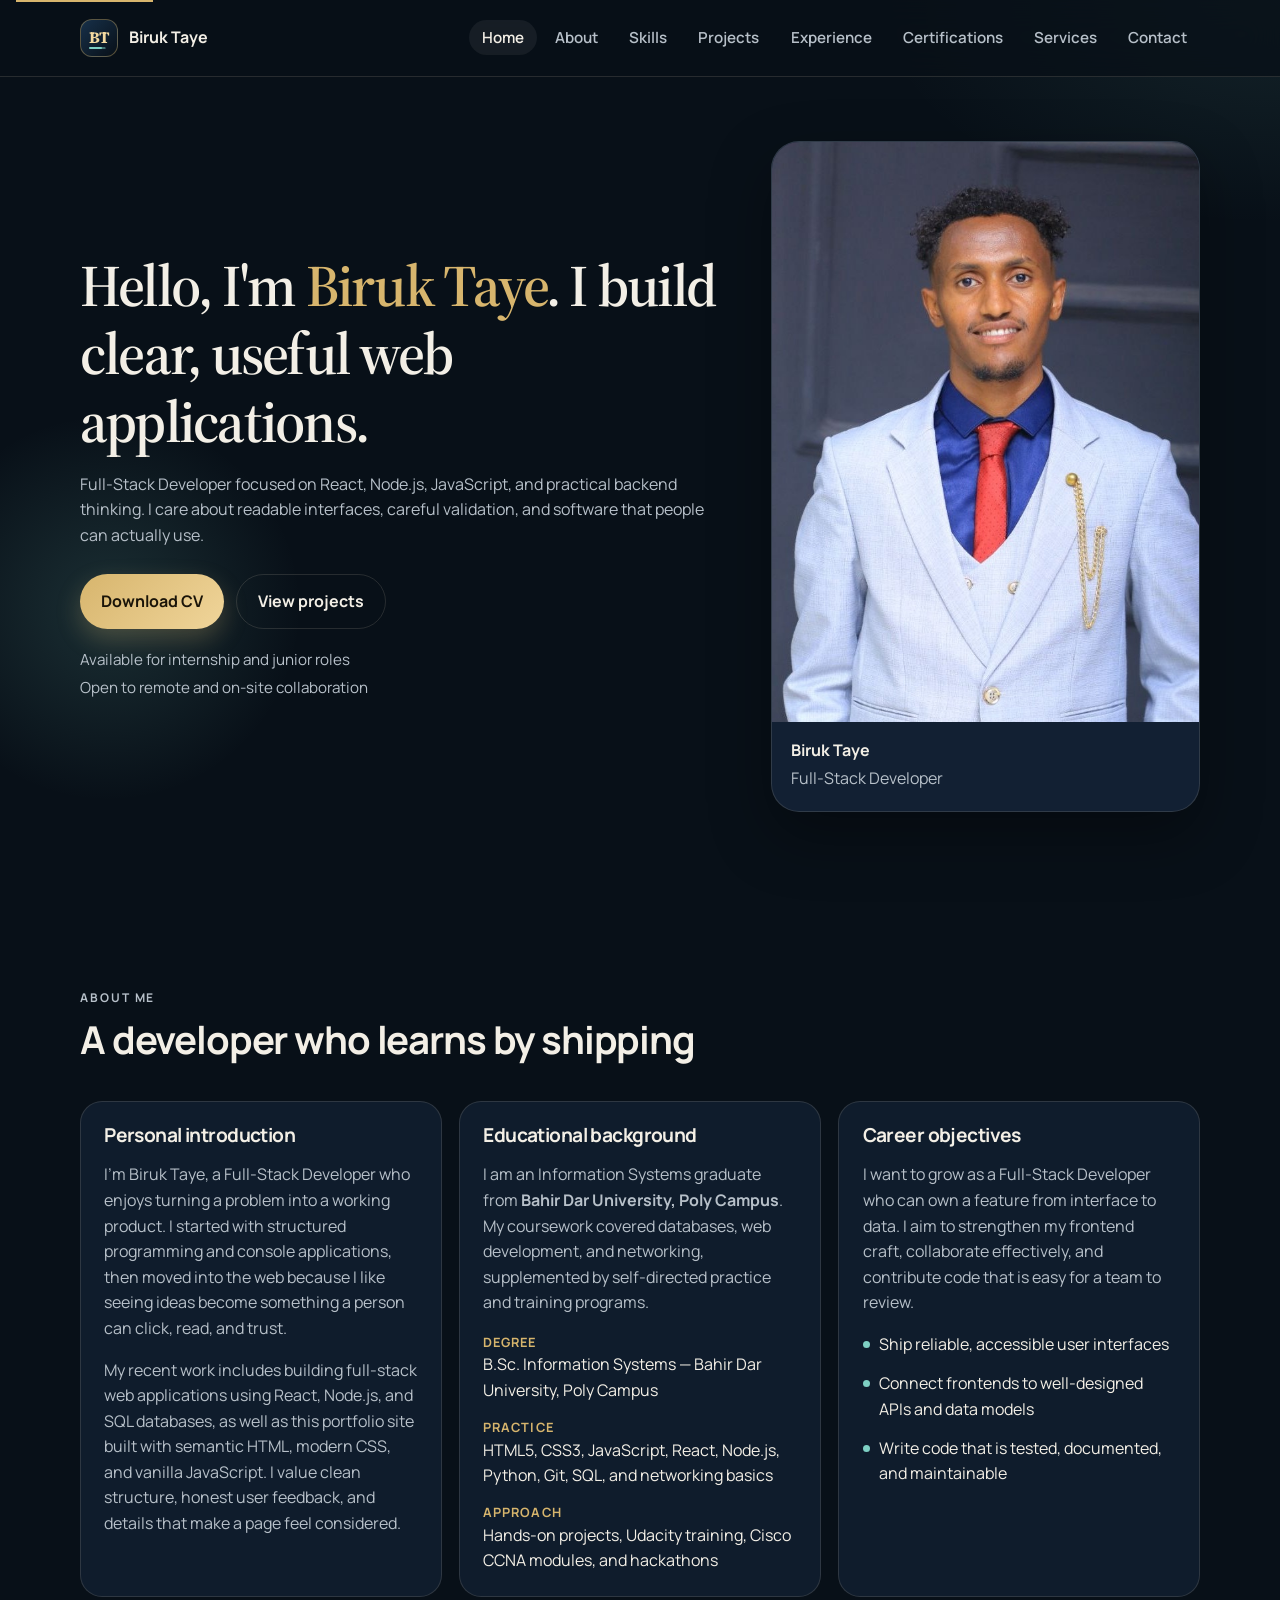
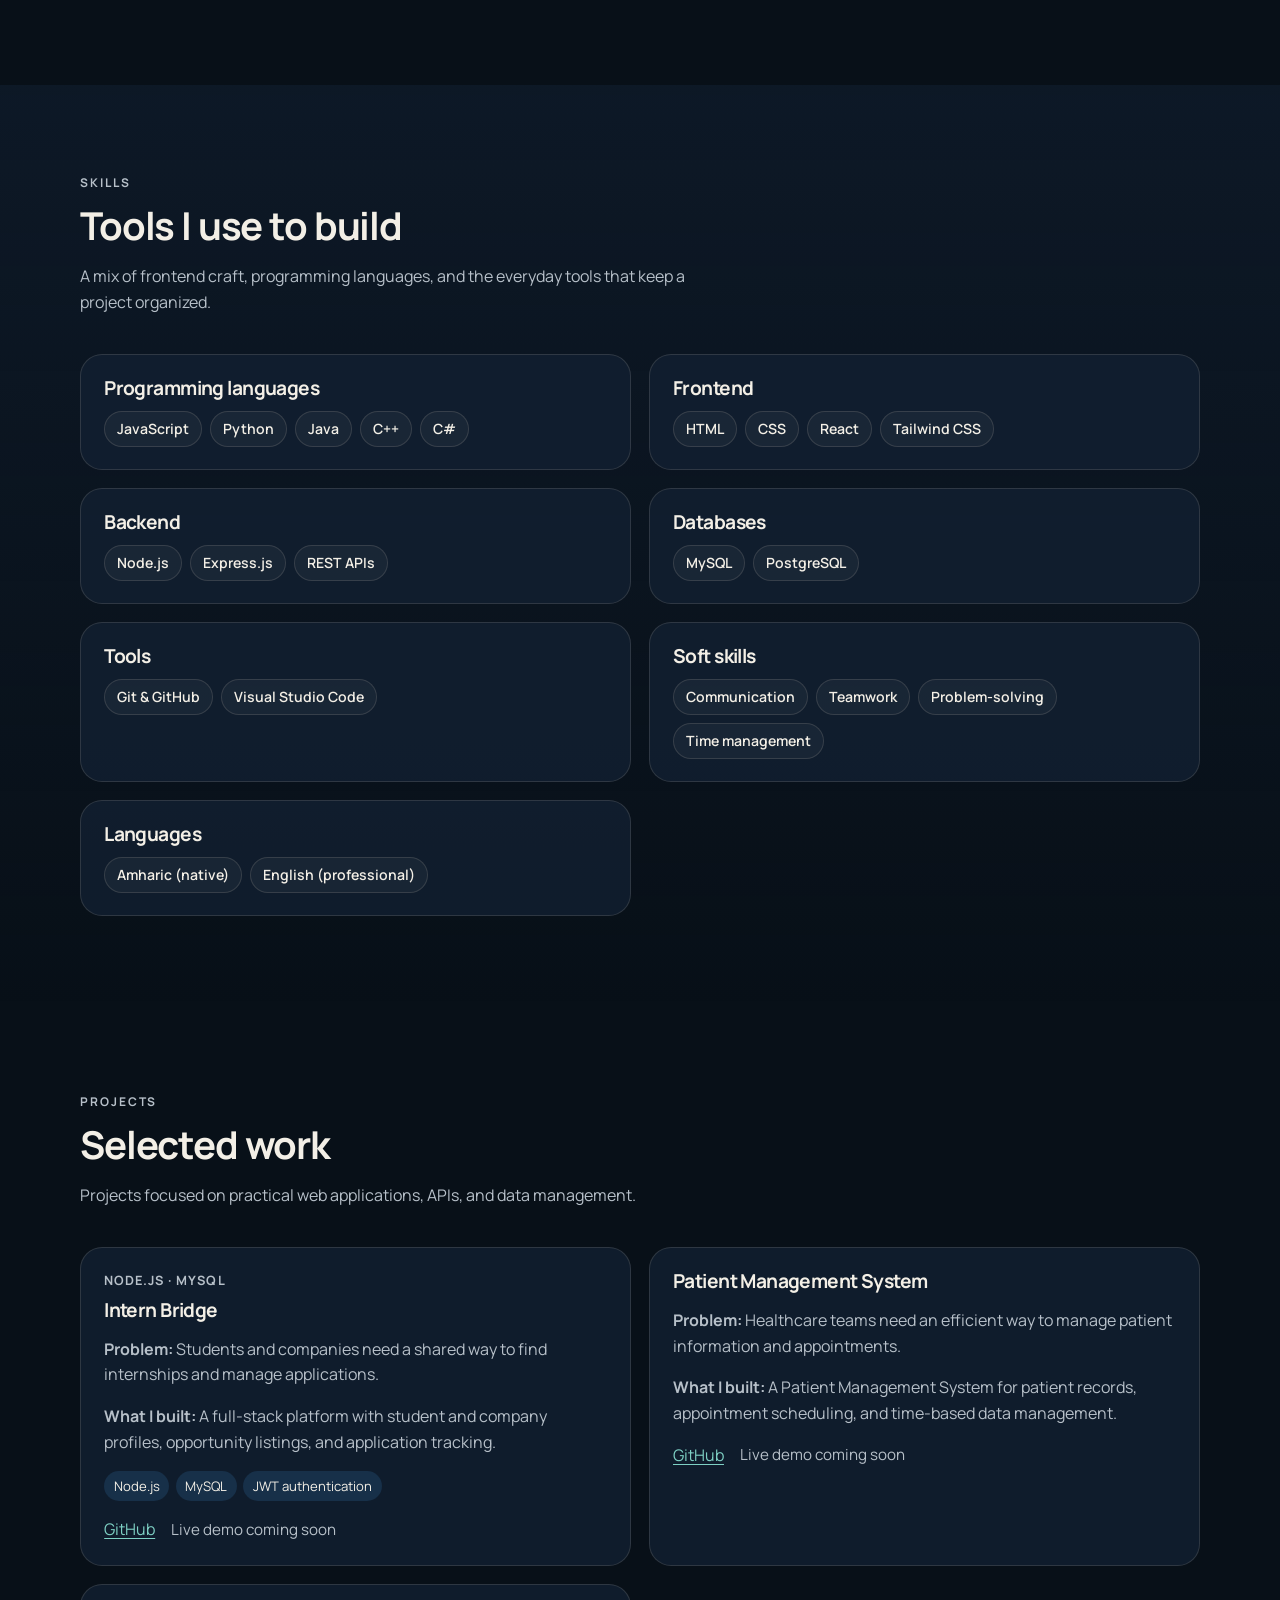
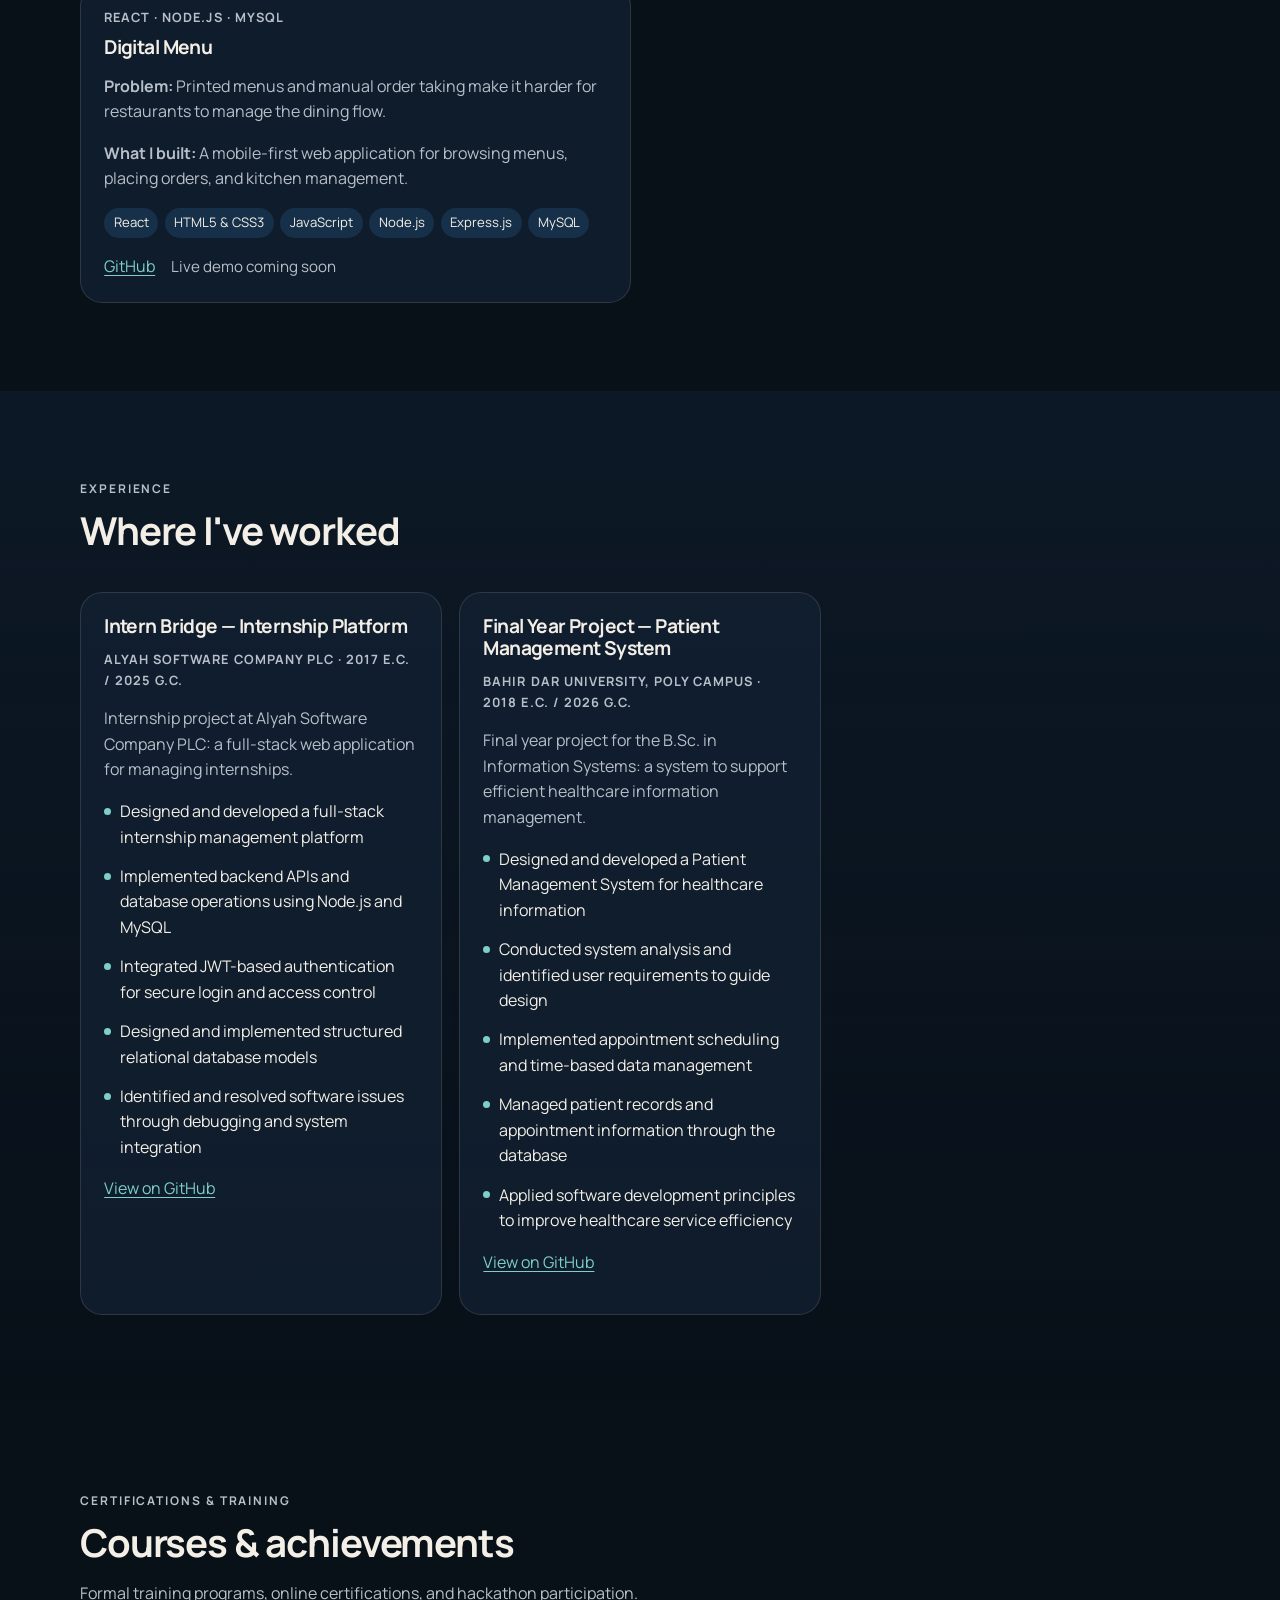
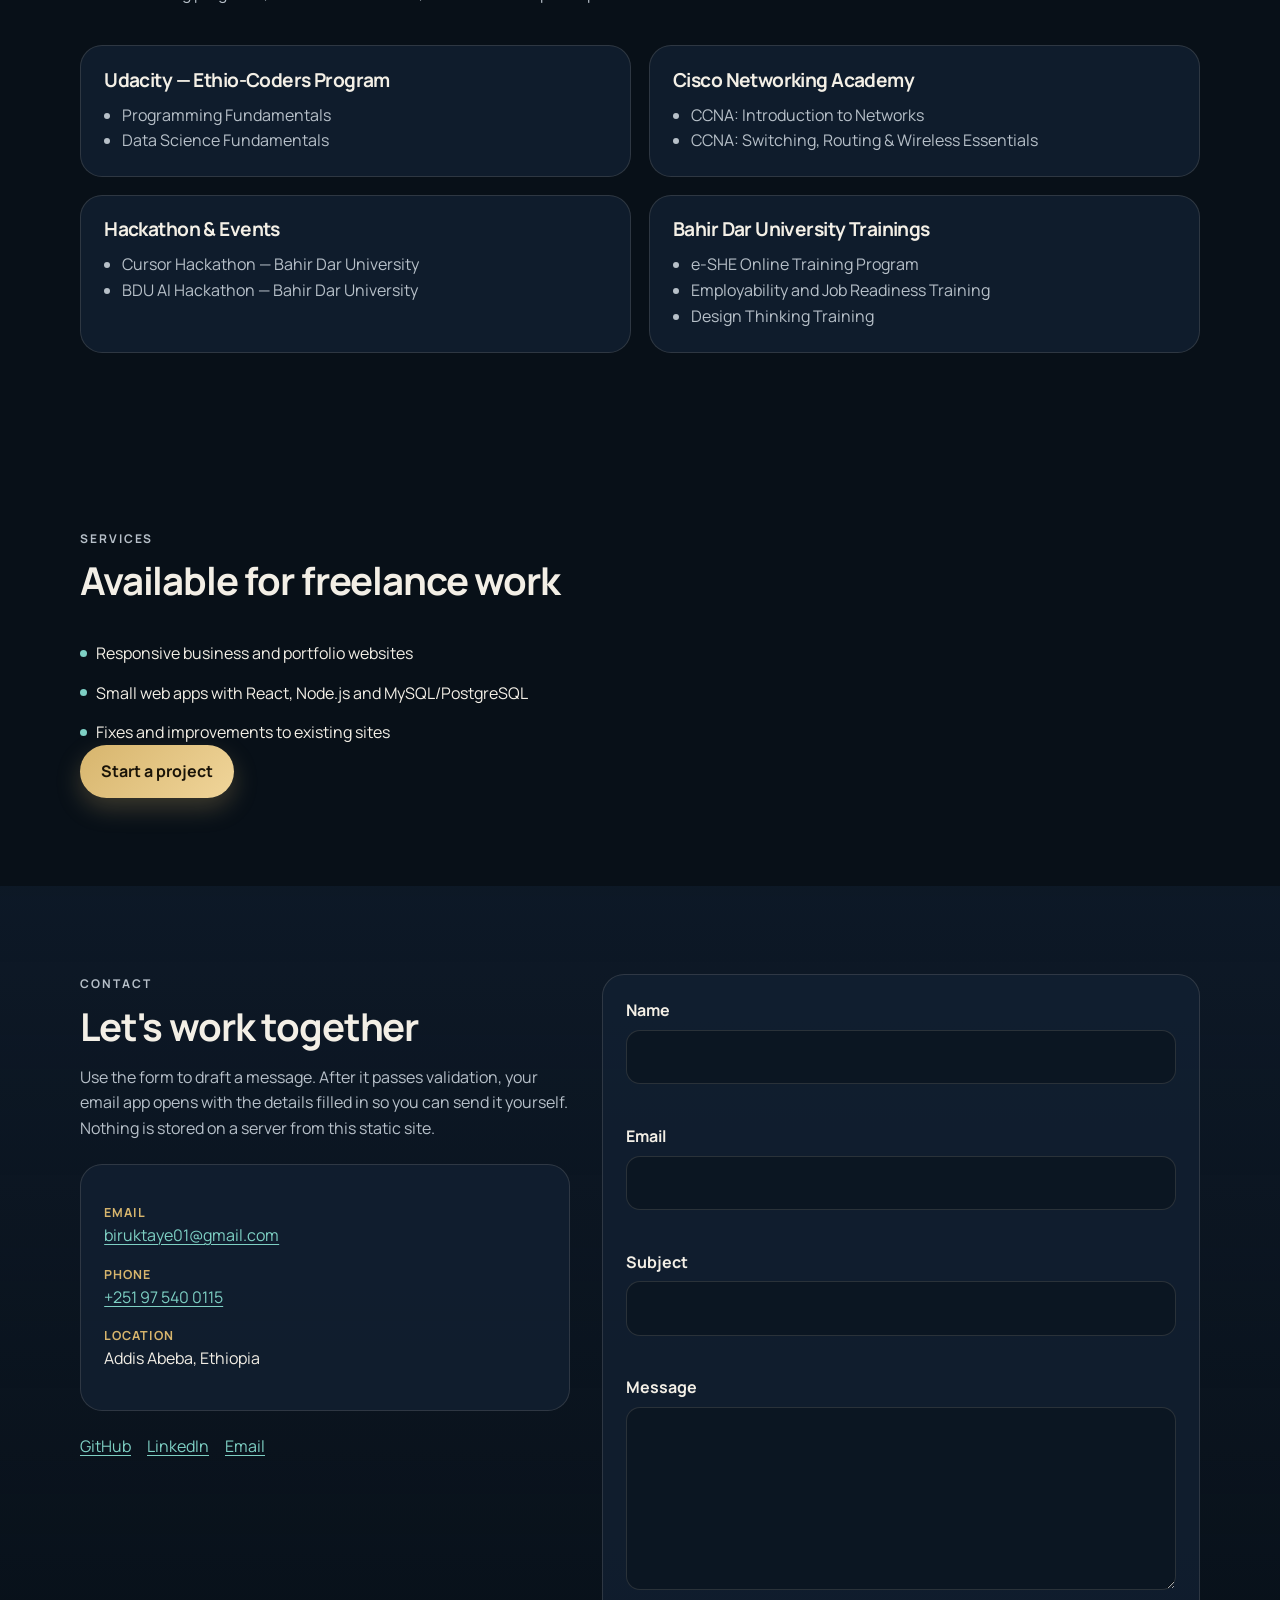
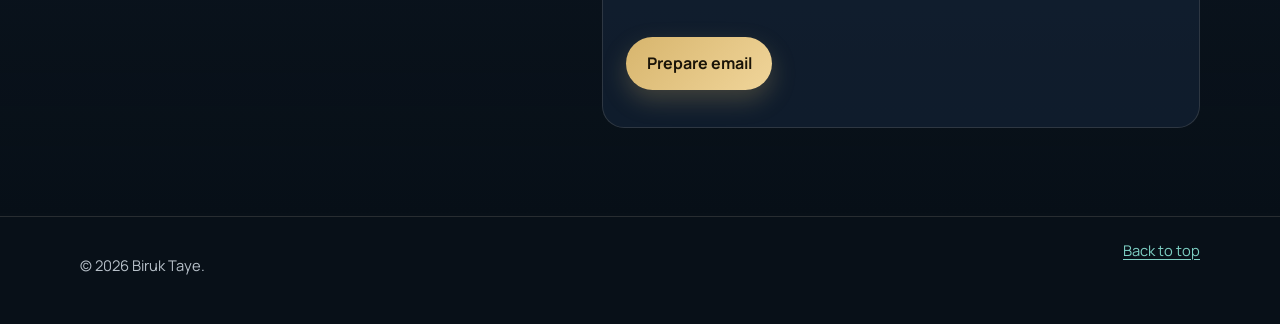
<file: index.html>
﻿<!doctype html>
<html lang="en">
  <head>
    <meta charset="UTF-8" />
    <meta name="viewport" content="width=device-width, initial-scale=1.0" />
    <meta
      name="description"
      content="Portfolio of Biruk Taye, a Full-Stack Developer and Information Systems graduate from Bahir Dar University, Poly Campus."
    />
    <title>Biruk Taye | Full-Stack Developer</title>
    <link rel="icon" type="image/svg+xml" href="assets/images/favicon.svg" />
    <link rel="preconnect" href="https://fonts.googleapis.com" />
    <link rel="preconnect" href="https://fonts.gstatic.com" crossorigin />
    <link
      href="https://fonts.googleapis.com/css2?family=Manrope:wght@400;500;600;700;800&family=Source+Serif+4:opsz,wght@8..60,500;8..60,600&display=swap"
      rel="stylesheet"
    />
    <link rel="stylesheet" href="css/styles.css" />
  </head>
  <body>
    <a class="skip-link" href="#home">Skip to content</a>

    <header class="site-header" id="top">
      <div class="container header-inner">
        <a class="logo" href="#home" aria-label="Biruk Taye home">
          <span class="logo-mark" aria-hidden="true">BT</span>
          <span class="logo-text">Biruk Taye</span>
        </a>

        <button
          class="nav-toggle"
          type="button"
          aria-expanded="false"
          aria-controls="site-nav"
          aria-label="Open menu"
        >
          <span class="nav-toggle-bar"></span>
          <span class="nav-toggle-bar"></span>
          <span class="nav-toggle-bar"></span>
        </button>

        <nav class="site-nav" id="site-nav" aria-label="Primary">
          <ul class="nav-list">
            <li><a class="nav-link" href="#home">Home</a></li>
            <li><a class="nav-link" href="#about">About</a></li>
            <li><a class="nav-link" href="#skills">Skills</a></li>
            <li><a class="nav-link" href="#projects">Projects</a></li>
            <li><a class="nav-link" href="#experience">Experience</a></li>
            <li>
              <a class="nav-link" href="#certifications">Certifications</a>
            </li>
            <li><a class="nav-link" href="#services">Services</a></li>
            <li><a class="nav-link" href="#contact">Contact</a></li>
          </ul>
        </nav>
      </div>
    </header>

    <main>
      <!-- HOME -->
      <section class="hero section" id="home">
        <div class="hero-glow" aria-hidden="true"></div>
        <div class="container hero-grid">
          <div class="hero-copy reveal">
            <h1>
              Hello, I'm <span class="accent">Biruk Taye</span>. I build clear,
              useful web applications.
            </h1>
            <p class="lede">
              Full-Stack Developer focused on React, Node.js, JavaScript, and
              practical backend thinking. I care about readable interfaces,
              careful validation, and software that people can actually use.
            </p>
            <div class="hero-actions">
              <a
                class="btn btn-primary"
                href="assets/Biruk Taye.pdf"
                download="Biruk Taye.pdf"
                target="_blank"
                rel="noopener noreferrer"
              >
                Download CV
              </a>
              <a class="btn btn-ghost" href="#projects">View projects</a>
            </div>
            <ul class="hero-meta">
              <li>Available for internship and junior roles</li>
              <li>Open to remote and on-site collaboration</li>
            </ul>
          </div>

          <figure class="profile-card reveal">
            <img
              src="assets/images/BT.jpg"
              alt="Portrait of Biruk Taye"
              width="420"
              height="520"
            />
            <figcaption>
              <strong>Biruk Taye</strong>
              <span>Full-Stack Developer</span>
            </figcaption>
          </figure>
        </div>
      </section>

      <!-- ABOUT -->
      <section class="section" id="about">
        <div class="container">
          <header class="section-heading reveal">
            <p class="eyebrow">About me</p>
            <h2>A developer who learns by shipping</h2>
          </header>

          <div class="about-grid">
            <article class="panel reveal">
              <h3>Personal introduction</h3>
              <p>
                I'm Biruk Taye, a Full-Stack Developer who enjoys turning a
                problem into a working product. I started with structured
                programming and console applications, then moved into the web
                because I like seeing ideas become something a person can click,
                read, and trust.
              </p>
              <p>
                My recent work includes building full-stack web applications
                using React, Node.js, and SQL databases, as well as this
                portfolio site built with semantic HTML, modern CSS, and vanilla
                JavaScript. I value clean structure, honest user feedback, and
                details that make a page feel considered.
              </p>
            </article>

            <article class="panel reveal">
              <h3>Educational background</h3>
              <p>
                I am an Information Systems graduate from
                <strong>Bahir Dar University, Poly Campus</strong>. My
                coursework covered databases, web development, and networking,
                supplemented by self-directed practice and training programs.
              </p>
              <ul class="detail-list">
                <li>
                  <span>Degree</span>
                  B.Sc. Information Systems &mdash; Bahir Dar University, Poly
                  Campus
                  <!-- TODO: Add education start and graduation dates; the attached CV does not list them. -->
                </li>
                <li>
                  <span>Practice</span>
                  HTML5, CSS3, JavaScript, React, Node.js, Python, Git, SQL, and
                  networking basics
                </li>
                <li>
                  <span>Approach</span>
                  Hands-on projects, Udacity training, Cisco CCNA modules, and
                  hackathons
                </li>
              </ul>
            </article>

            <article class="panel reveal">
              <h3>Career objectives</h3>
              <p>
                I want to grow as a Full-Stack Developer who can own a feature
                from interface to data. I aim to strengthen my frontend craft,
                collaborate effectively, and contribute code that is easy for a
                team to review.
              </p>
              <ul class="objectives">
                <li>Ship reliable, accessible user interfaces</li>
                <li>Connect frontends to well-designed APIs and data models</li>
                <li>Write code that is tested, documented, and maintainable</li>
              </ul>
            </article>
          </div>
        </div>
      </section>

      <!-- SKILLS -->
      <section class="section section-alt" id="skills">
        <div class="container">
          <header class="section-heading reveal">
            <p class="eyebrow">Skills</p>
            <h2>Tools I use to build</h2>
            <p>
              A mix of frontend craft, programming languages, and the everyday
              tools that keep a project organized.
            </p>
          </header>

          <div class="skill-grid">
            <article class="skill-card reveal">
              <h3>Programming languages</h3>
              <div class="chip-row">
                <span class="chip">JavaScript</span>
                <span class="chip">Python</span>
                <span class="chip">Java</span>
                <span class="chip">C++</span>
                <span class="chip">C#</span>
              </div>
            </article>

            <article class="skill-card reveal">
              <h3>Frontend</h3>
              <div class="chip-row">
                <span class="chip">HTML</span>
                <span class="chip">CSS</span>
                <span class="chip">React</span>
                <span class="chip">Tailwind CSS</span>
              </div>
            </article>

            <article class="skill-card reveal">
              <h3>Backend</h3>
              <div class="chip-row">
                <span class="chip">Node.js</span>
                <span class="chip">Express.js</span>
                <span class="chip">REST APIs</span>
              </div>
            </article>

            <article class="skill-card reveal">
              <h3>Databases</h3>
              <div class="chip-row">
                <span class="chip">MySQL</span>
                <span class="chip">PostgreSQL</span>
              </div>
            </article>

            <article class="skill-card reveal">
              <h3>Tools</h3>
              <div class="chip-row">
                <span class="chip">Git &amp; GitHub</span>
                <span class="chip">Visual Studio Code</span>
              </div>
            </article>

            <article class="skill-card reveal">
              <h3>Soft skills</h3>
              <div class="chip-row">
                <span class="chip">Communication</span>
                <span class="chip">Teamwork</span>
                <span class="chip">Problem-solving</span>
                <span class="chip">Time management</span>
              </div>
            </article>

            <article class="skill-card reveal">
              <h3>Languages</h3>
              <div class="chip-row">
                <span class="chip">Amharic (native)</span>
                <span class="chip">English (professional)</span>
              </div>
            </article>
          </div>
        </div>
      </section>

      <!-- PROJECTS -->
      <section class="section" id="projects">
        <div class="container">
          <header class="section-heading reveal">
            <p class="eyebrow">Projects</p>
            <h2>Selected work</h2>
            <p>
              Projects focused on practical web applications, APIs, and data
              management.
            </p>
          </header>

          <!-- TODO: Add project demo URLs when they are available. -->
          <div class="project-grid">
            <article class="project-card reveal">
              <p class="project-kicker">Node.js &middot; MySQL</p>
              <h3>Intern Bridge</h3>
              <p>
                <strong>Problem:</strong> Students and companies need a shared
                way to find internships and manage applications.
              </p>
              <p>
                <strong>What I built:</strong> A full-stack platform with
                student and company profiles, opportunity listings, and
                application tracking.
              </p>
              <ul class="tech-list">
                <li>Node.js</li>
                <li>MySQL</li>
                <li>JWT authentication</li>
              </ul>
              <div class="project-links">
                <a
                  href="https://github.com/BDU123456/Intern-Bridge.git"
                  target="_blank"
                  rel="noopener noreferrer"
                >
                  GitHub
                </a>
                <span class="link-disabled" title="In development"
                  >Live demo coming soon</span
                >
              </div>
            </article>

            <article class="project-card reveal">
              <h3>Patient Management System</h3>
              <p>
                <strong>Problem:</strong> Healthcare teams need an efficient way
                to manage patient information and appointments.
              </p>
              <p>
                <strong>What I built:</strong> A Patient Management System for
                patient records, appointment scheduling, and time-based data
                management.
              </p>
              <div class="project-links">
                <a
                  href="https://github.com/zedaAb/final_year_project.git"
                  target="_blank"
                  rel="noopener noreferrer"
                >
                  GitHub
                </a>
                <span class="link-disabled" title="In development"
                  >Live demo coming soon</span
                >
              </div>
            </article>

            <article class="project-card reveal">
              <p class="project-kicker">
                React &middot; Node.js &middot; MySQL
              </p>
              <h3>Digital Menu</h3>
              <p>
                <strong>Problem:</strong> Printed menus and manual order taking
                make it harder for restaurants to manage the dining flow.
              </p>
              <p>
                <strong>What I built:</strong> A mobile-first web application
                for browsing menus, placing orders, and kitchen management.
              </p>
              <ul class="tech-list">
                <li>React</li>
                <li>HTML5 &amp; CSS3</li>
                <li>JavaScript</li>
                <li>Node.js</li>
                <li>Express.js</li>
                <li>MySQL</li>
              </ul>
              <div class="project-links">
                <a
                  href="https://github.com/BDU123456/digital-menu"
                  target="_blank"
                  rel="noopener noreferrer"
                >
                  GitHub
                </a>
                <span class="link-disabled" title="In development"
                  >Live demo coming soon</span
                >
              </div>
            </article>
          </div>
        </div>
      </section>

      <!-- EXPERIENCE -->
      <section class="section section-alt" id="experience">
        <div class="container">
          <header class="section-heading reveal">
            <p class="eyebrow">Experience</p>
            <h2>Where I've worked</h2>
          </header>

          <div class="about-grid">
            <article class="panel reveal">
              <h3>Intern Bridge &mdash; Internship Platform</h3>
              <p class="project-kicker">
                Alyah Software Company PLC &middot; 2017 E.C. / 2025 G.C.
              </p>
              <p>
                Internship project at Alyah Software Company PLC: a full-stack
                web application for managing internships.
              </p>
              <ul class="objectives">
                <li>
                  Designed and developed a full-stack internship management
                  platform
                </li>
                <li>
                  Implemented backend APIs and database operations using Node.js
                  and MySQL
                </li>
                <li>
                  Integrated JWT-based authentication for secure login and
                  access control
                </li>
                <li>
                  Designed and implemented structured relational database models
                </li>
                <li>
                  Identified and resolved software issues through debugging and
                  system integration
                </li>
              </ul>
              <p>
                <a
                  href="https://github.com/BDU123456/Intern-Bridge.git"
                  target="_blank"
                  rel="noopener noreferrer"
                >
                  View on GitHub
                </a>
              </p>
            </article>

            <article class="panel reveal">
              <h3>Final Year Project &mdash; Patient Management System</h3>
              <p class="project-kicker">
                Bahir Dar University, Poly Campus &middot; 2018 E.C. / 2026 G.C.
              </p>
              <p>
                Final year project for the B.Sc. in Information Systems: a
                system to support efficient healthcare information management.
              </p>
              <ul class="objectives">
                <li>
                  Designed and developed a Patient Management System for
                  healthcare information
                </li>
                <li>
                  Conducted system analysis and identified user requirements to
                  guide design
                </li>
                <li>
                  Implemented appointment scheduling and time-based data
                  management
                </li>
                <li>
                  Managed patient records and appointment information through
                  the database
                </li>
                <li>
                  Applied software development principles to improve healthcare
                  service efficiency
                </li>
              </ul>
              <p>
                <a
                  href="https://github.com/zedaAb/final_year_project.git"
                  target="_blank"
                  rel="noopener noreferrer"
                >
                  View on GitHub
                </a>
              </p>
            </article>
          </div>
        </div>
      </section>

      <!-- CERTIFICATIONS -->
      <section class="section" id="certifications">
        <div class="container">
          <header class="section-heading reveal">
            <p class="eyebrow">Certifications &amp; Training</p>
            <h2>Courses &amp; achievements</h2>
            <p>
              Formal training programs, online certifications, and hackathon
              participation.
            </p>
          </header>

          <div class="skill-grid">
            <article class="skill-card reveal">
              <h3>Udacity &mdash; Ethio-Coders Program</h3>
              <ul>
                <li>Programming Fundamentals</li>
                <li>Data Science Fundamentals</li>
              </ul>
            </article>

            <article class="skill-card reveal">
              <h3>Cisco Networking Academy</h3>
              <ul>
                <li>CCNA: Introduction to Networks</li>
                <li>CCNA: Switching, Routing &amp; Wireless Essentials</li>
              </ul>
            </article>

            <article class="skill-card reveal">
              <h3>Hackathon &amp; Events</h3>
              <ul>
                <li>Cursor Hackathon &mdash; Bahir Dar University</li>
                <li>BDU AI Hackathon &mdash; Bahir Dar University</li>
              </ul>
            </article>

            <article class="skill-card reveal">
              <h3>Bahir Dar University Trainings</h3>
              <ul>
                <li>e-SHE Online Training Program</li>
                <li>Employability and Job Readiness Training</li>
                <li>Design Thinking Training</li>
              </ul>
            </article>
          </div>
        </div>
      </section>

      <!-- SERVICES -->
      <section class="section" id="services">
        <div class="container">
          <header class="section-heading reveal">
            <p class="eyebrow">Services</p>
            <h2>Available for freelance work</h2>
          </header>
          <ul class="objectives">
            <li>Responsive business and portfolio websites</li>
            <li>Small web apps with React, Node.js and MySQL/PostgreSQL</li>
            <li>Fixes and improvements to existing sites</li>
          </ul>
          <a class="btn btn-primary" href="#contact">Start a project</a>
        </div>
      </section>

      <!-- CONTACT -->
      <section class="section section-alt" id="contact">
        <div class="container contact-grid">
          <div class="contact-copy reveal">
            <p class="eyebrow">Contact</p>
            <h2>Let's work together</h2>
            <p>
              Use the form to draft a message. After it passes validation, your
              email app opens with the details filled in so you can send it
              yourself. Nothing is stored on a server from this static site.
            </p>

            <address class="contact-card">
              <p>
                <span>Email</span>
                <a href="mailto:biruktaye01@gmail.com">biruktaye01@gmail.com</a>
              </p>
              <p>
                <span>Phone</span>
                <a href="tel:+251975400115">+251 97 540 0115</a>
              </p>
              <p>
                <span>Location</span>
                Addis Abeba, Ethiopia
              </p>
            </address>

            <ul class="social-list">
              <li>
                <a
                  href="https://github.com/BDU123456"
                  target="_blank"
                  rel="noopener noreferrer"
                  data-social="github"
                >
                  GitHub
                </a>
              </li>
              <li>
                <a
                  href="https://www.linkedin.com/in/biruk-taye"
                  target="_blank"
                  rel="noopener noreferrer"
                >
                  LinkedIn
                </a>
              </li>
              <li>
                <a href="mailto:biruktaye01@gmail.com">Email</a>
              </li>
            </ul>
          </div>

          <form class="contact-form reveal" id="contact-form" novalidate>
            <div class="field">
              <label for="name">Name</label>
              <input
                id="name"
                name="name"
                type="text"
                autocomplete="name"
                maxlength="80"
                required
              />
              <p class="field-error" id="name-error" role="alert"></p>
            </div>

            <div class="field">
              <label for="email">Email</label>
              <input
                id="email"
                name="email"
                type="email"
                autocomplete="email"
                maxlength="120"
                required
              />
              <p class="field-error" id="email-error" role="alert"></p>
            </div>

            <div class="field">
              <label for="subject">Subject</label>
              <input
                id="subject"
                name="subject"
                type="text"
                maxlength="120"
                required
              />
              <p class="field-error" id="subject-error" role="alert"></p>
            </div>

            <div class="field">
              <label for="message">Message</label>
              <textarea
                id="message"
                name="message"
                rows="6"
                maxlength="2000"
                required
              ></textarea>
              <p class="field-error" id="message-error" role="alert"></p>
            </div>

            <button class="btn btn-primary" type="submit">Prepare email</button>
            <p
              class="form-status"
              id="form-status"
              role="status"
              aria-live="polite"
            ></p>
          </form>
        </div>
      </section>
    </main>

    <footer class="site-footer">
      <div class="container footer-inner">
        <p>&copy; <span id="year"></span> Biruk Taye.</p>
        <a href="#top">Back to top</a>
      </div>
    </footer>

    <script src="js/main.js"></script>
  </body>
</html>
</file>
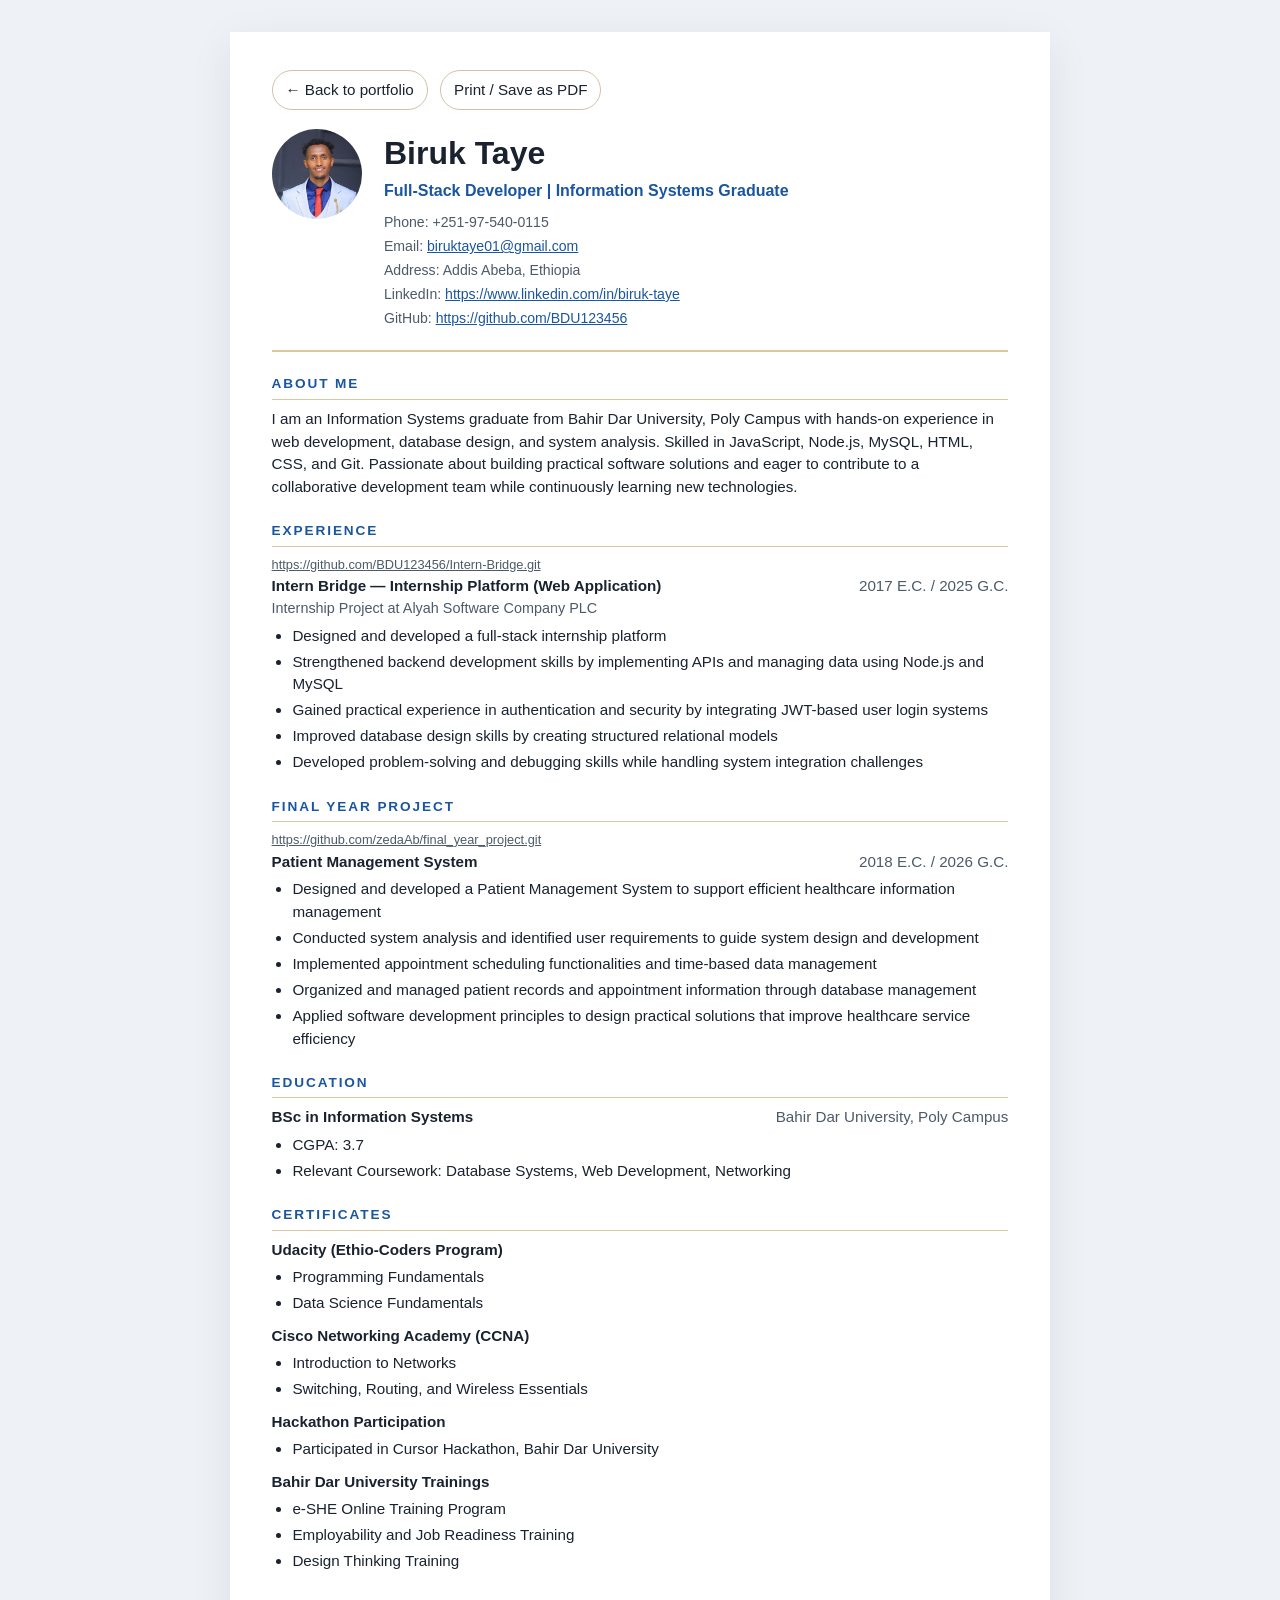
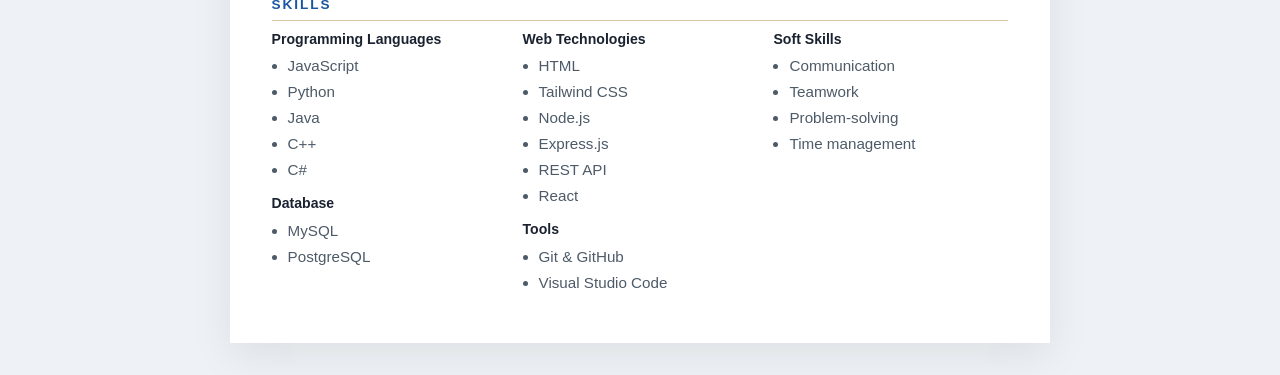
<file: assets/cv.html>
<!DOCTYPE html>
<html lang="en">
  <head>
    <meta charset="UTF-8" />
    <meta name="viewport" content="width=device-width, initial-scale=1.0" />
    <title>Biruk Taye &mdash; Curriculum Vitae</title>
    <style>
      :root {
        --ink: #1a2230;
        --muted: #4d5a68;
        --line: #d9c9a3;
        --gold: #8b6b2e;
        --blue: #1a56a0;
      }

      * { box-sizing: border-box; }

      body {
        margin: 0;
        font-family: "Segoe UI", Arial, sans-serif;
        color: var(--ink);
        background: #eef2f6;
        line-height: 1.5;
        font-size: 0.95rem;
      }

      .sheet {
        width: min(820px, calc(100% - 2rem));
        margin: 2rem auto;
        background: #fff;
        padding: 2.4rem 2.6rem;
        box-shadow: 0 12px 40px rgba(0,0,0,0.08);
      }

      /* Actions bar */
      .actions {
        display: flex;
        gap: 0.8rem;
        margin-bottom: 1.2rem;
      }
      .actions a, .actions button {
        font: inherit;
        border: 1px solid #cfc4a8;
        background: #fff;
        padding: 0.45rem 0.8rem;
        border-radius: 999px;
        cursor: pointer;
        text-decoration: none;
        color: var(--ink);
      }

      /* Header */
      .cv-header {
        display: flex;
        gap: 1.4rem;
        align-items: flex-start;
        border-bottom: 2px solid var(--line);
        padding-bottom: 1.2rem;
        margin-bottom: 1.4rem;
      }
      .cv-header img {
        width: 90px;
        height: 90px;
        border-radius: 50%;
        object-fit: cover;
        object-position: center top;
        flex-shrink: 0;
      }
      .cv-header-info h1 {
        margin: 0 0 0.15rem;
        font-size: 2rem;
        color: var(--ink);
      }
      .cv-title {
        margin: 0 0 0.5rem;
        color: var(--blue);
        font-weight: 700;
        font-size: 1rem;
      }
      .cv-meta {
        margin: 0;
        color: var(--muted);
        font-size: 0.88rem;
        line-height: 1.7;
      }
      .cv-meta a { color: var(--blue); }

      /* Sections */
      h2 {
        font-size: 0.85rem;
        letter-spacing: 0.14em;
        text-transform: uppercase;
        color: var(--blue);
        margin: 1.4rem 0 0.5rem;
        border-bottom: 1px solid var(--line);
        padding-bottom: 0.25rem;
      }

      p { margin: 0.3rem 0; }

      ul {
        margin: 0.3rem 0 0.6rem;
        padding-left: 1.3rem;
      }
      ul li { margin-bottom: 0.2rem; }

      /* Experience entry */
      .exp-entry { margin-bottom: 1rem; }
      .exp-entry .exp-link {
        font-size: 0.8rem;
        color: var(--muted);
        display: block;
        margin-bottom: 0.1rem;
      }
      .exp-entry .exp-title {
        font-weight: 700;
        display: flex;
        justify-content: space-between;
        flex-wrap: wrap;
        gap: 0.3rem;
      }
      .exp-entry .exp-title span { font-weight: 400; color: var(--muted); }
      .exp-entry .exp-org {
        color: var(--muted);
        font-size: 0.9rem;
        margin-bottom: 0.3rem;
      }

      /* Skills grid */
      .skills-grid {
        display: grid;
        grid-template-columns: repeat(3, 1fr);
        gap: 1rem;
        margin-top: 0.5rem;
      }
      .skills-col h3 {
        font-size: 0.88rem;
        margin: 0 0 0.35rem;
        font-weight: 700;
      }
      .skills-col ul { padding-left: 1rem; color: var(--muted); }

      /* Education row */
      .edu-row {
        display: flex;
        justify-content: space-between;
        flex-wrap: wrap;
        gap: 0.3rem;
        font-weight: 700;
      }
      .edu-row span { font-weight: 400; color: var(--muted); }

      @media print {
        body { background: #fff; }
        .sheet { width: auto; margin: 0; box-shadow: none; padding: 0; }
        .actions { display: none; }
      }

      @media (max-width: 600px) {
        .skills-grid { grid-template-columns: 1fr; }
        .cv-header { flex-direction: column; }
      }
    </style>
  </head>
  <body>
    <main class="sheet">
      <div class="actions">
        <a href="../index.html">&larr; Back to portfolio</a>
        <button type="button" onclick="window.print()">Print / Save as PDF</button>
      </div>

      <header class="cv-header">
        <img src="../assets/images/BT.jpg" alt="Biruk Taye" />
        <div class="cv-header-info">
          <h1>Biruk Taye</h1>
          <p class="cv-title">Full-Stack Developer | Information Systems Graduate</p>
          <p class="cv-meta">
            Phone: +251-97-540-0115<br />
            Email: <a href="mailto:biruktaye01@gmail.com">biruktaye01@gmail.com</a><br />
            Address: Addis Abeba, Ethiopia<br />
            LinkedIn: <a href="https://www.linkedin.com/in/biruk-taye" target="_blank" rel="noopener noreferrer">https://www.linkedin.com/in/biruk-taye</a><br />
            GitHub: <a href="https://github.com/BDU123456" target="_blank" rel="noopener noreferrer">https://github.com/BDU123456</a>
          </p>
        </div>
      </header>

      <section>
        <h2>About Me</h2>
        <p>
          I am an Information Systems graduate from Bahir Dar University, Poly Campus with hands-on experience
          in web development, database design, and system analysis. Skilled in JavaScript, Node.js, MySQL, HTML,
          CSS, and Git. Passionate about building practical software solutions and eager to contribute to a
          collaborative development team while continuously learning new technologies.
        </p>
      </section>

      <section>
        <h2>Experience</h2>
        <div class="exp-entry">
          <a class="exp-link" href="https://github.com/BDU123456/Intern-Bridge.git">https://github.com/BDU123456/Intern-Bridge.git</a>
          <div class="exp-title">
            Intern Bridge &mdash; Internship Platform (Web Application)
            <span>2017 E.C. / 2025 G.C.</span>
          </div>
          <div class="exp-org">Internship Project at Alyah Software Company PLC</div>
          <ul>
            <li>Designed and developed a full-stack internship platform</li>
            <li>Strengthened backend development skills by implementing APIs and managing data using Node.js and MySQL</li>
            <li>Gained practical experience in authentication and security by integrating JWT-based user login systems</li>
            <li>Improved database design skills by creating structured relational models</li>
            <li>Developed problem-solving and debugging skills while handling system integration challenges</li>
          </ul>
        </div>
      </section>

      <section>
        <h2>Final Year Project</h2>
        <div class="exp-entry">
          <a class="exp-link" href="https://github.com/zedaAb/final_year_project.git">https://github.com/zedaAb/final_year_project.git</a>
          <div class="exp-title">
            Patient Management System
            <span>2018 E.C. / 2026 G.C.</span>
          </div>
          <ul>
            <li>Designed and developed a Patient Management System to support efficient healthcare information management</li>
            <li>Conducted system analysis and identified user requirements to guide system design and development</li>
            <li>Implemented appointment scheduling functionalities and time-based data management</li>
            <li>Organized and managed patient records and appointment information through database management</li>
            <li>Applied software development principles to design practical solutions that improve healthcare service efficiency</li>
          </ul>
        </div>
      </section>

      <section>
        <h2>Education</h2>
        <div class="edu-row">
          <strong>BSc in Information Systems</strong>
          <span>Bahir Dar University, Poly Campus</span>
          <!-- TODO: Add education start and graduation dates; the attached CV does not list them. -->
        </div>
        <ul>
          <li>CGPA: 3.7</li>
          <li>Relevant Coursework: Database Systems, Web Development, Networking</li>
        </ul>
      </section>

      <section>
        <h2>Certificates</h2>
        <p><strong>Udacity (Ethio-Coders Program)</strong></p>
        <ul>
          <li>Programming Fundamentals</li>
          <li>Data Science Fundamentals</li>
        </ul>
        <p><strong>Cisco Networking Academy (CCNA)</strong></p>
        <ul>
          <li>Introduction to Networks</li>
          <li>Switching, Routing, and Wireless Essentials</li>
        </ul>
        <p><strong>Hackathon Participation</strong></p>
        <ul>
          <li>Participated in Cursor Hackathon, Bahir Dar University</li>
        </ul>
        <p><strong>Bahir Dar University Trainings</strong></p>
        <ul>
          <li>e-SHE Online Training Program</li>
          <li>Employability and Job Readiness Training</li>
          <li>Design Thinking Training</li>
        </ul>
      </section>

      <section>
        <h2>Skills</h2>
        <div class="skills-grid">
          <div class="skills-col">
            <h3>Programming Languages</h3>
            <ul>
              <li>JavaScript</li>
              <li>Python</li>
              <li>Java</li>
              <li>C++</li>
              <li>C#</li>
            </ul>
            <h3 style="margin-top:0.7rem">Database</h3>
            <ul>
              <li>MySQL</li>
              <li>PostgreSQL</li>
            </ul>
          </div>
          <div class="skills-col">
            <h3>Web Technologies</h3>
            <ul>
              <li>HTML</li>
              <li>Tailwind CSS</li>
              <li>Node.js</li>
              <li>Express.js</li>
              <li>REST API</li>
              <li>React</li>
            </ul>
            <h3 style="margin-top:0.7rem">Tools</h3>
            <ul>
              <li>Git &amp; GitHub</li>
              <li>Visual Studio Code</li>
            </ul>
          </div>
          <div class="skills-col">
            <h3>Soft Skills</h3>
            <ul>
              <li>Communication</li>
              <li>Teamwork</li>
              <li>Problem-solving</li>
              <li>Time management</li>
            </ul>
          </div>
        </div>
      </section>
    </main>
  </body>
</html>
</file>
<file: css/styles.css>
﻿/* Biruk Taye portfolio — layout, theme, and interaction styles */

:root {
  --bg: #081018;
  --bg-alt: #0d1824;
  --surface: #122033;
  --surface-2: #173049;
  --line: rgba(232, 220, 196, 0.14);
  --text: #f3efe6;
  --muted: #b7c0c9;
  --accent: #d7b56d;
  --accent-2: #7ed0c4;
  --danger: #ff8b7b;
  --shadow: 0 24px 60px rgba(0, 0, 0, 0.35);
  --radius: 22px;
  --header-h: 76px;
  --font: "Manrope", system-ui, sans-serif;
  --serif: "Source Serif 4", Georgia, serif;
  --max: 1120px;
}

*,
*::before,
*::after {
  box-sizing: border-box;
}

html {
  scroll-behavior: smooth;
}

body {
  margin: 0;
  font-family: var(--font);
  color: var(--text);
  background:
    radial-gradient(1200px 600px at 10% -10%, rgba(215, 181, 109, 0.12), transparent 50%),
    radial-gradient(900px 500px at 100% 0%, rgba(126, 208, 196, 0.1), transparent 45%),
    var(--bg);
  line-height: 1.6;
}

img {
  max-width: 100%;
  display: block;
}

a {
  color: var(--accent-2);
  text-decoration-thickness: 1px;
  text-underline-offset: 0.2em;
}

a:hover {
  color: var(--accent);
}

.skip-link {
  position: absolute;
  left: 1rem;
  top: -40px;
  background: var(--accent);
  color: #111;
  padding: 0.5rem 0.8rem;
  z-index: 1000;
}

.skip-link:focus {
  top: 0.75rem;
}

.container {
  width: min(var(--max), calc(100% - 2.4rem));
  margin-inline: auto;
}

.site-header {
  position: sticky;
  top: 0;
  z-index: 20;
  backdrop-filter: blur(16px);
  background: rgba(8, 16, 24, 0.78);
  border-bottom: 1px solid var(--line);
}

.header-inner {
  min-height: var(--header-h);
  display: flex;
  align-items: center;
  justify-content: space-between;
  gap: 1rem;
}

.logo {
  display: flex;
  align-items: center;
  gap: 0.7rem;
  color: var(--text);
  text-decoration: none;
  font-weight: 700;
}

.logo-mark {
  position: relative;
  width: 2.35rem;
  height: 2.35rem;
  display: grid;
  place-items: center;
  border-radius: 12px;
  border: 1px solid rgba(215, 181, 109, 0.38);
  background: linear-gradient(135deg, #173049, var(--bg));
  color: #f3d9a0;
  font-family: var(--serif), Georgia, serif;
  font-size: 1rem;
  letter-spacing: -0.08em;
}

.logo-mark::after {
  content: "";
  position: absolute;
  left: 22%;
  bottom: 20%;
  width: 36%;
  height: 2px;
  border-radius: 2px;
  background: var(--accent-2);
  box-shadow: 4px 0 0 -0.4px var(--accent-2);
}

.nav-list {
  display: flex;
  gap: 0.35rem;
  list-style: none;
  margin: 0;
  padding: 0;
}

.nav-link {
  color: var(--muted);
  text-decoration: none;
  padding: 0.45rem 0.8rem;
  border-radius: 999px;
  font-weight: 600;
  font-size: 0.95rem;
}

.nav-link:hover,
.nav-link.is-active {
  color: var(--text);
  background: rgba(255, 255, 255, 0.06);
}

.nav-toggle {
  display: none;
  width: 2.6rem;
  height: 2.6rem;
  border: 1px solid var(--line);
  border-radius: 12px;
  background: transparent;
  padding: 0.55rem;
  flex-direction: column;
  justify-content: space-between;
}

.nav-toggle-bar {
  display: block;
  height: 2px;
  background: var(--text);
  border-radius: 999px;
}

.section {
  padding: 5.5rem 0;
  position: relative;
}

.section-alt {
  background: linear-gradient(180deg, rgba(18, 32, 51, 0.55), transparent);
}

.section-heading {
  max-width: 640px;
  margin-bottom: 2.4rem;
}

.eyebrow {
  text-transform: uppercase;
  letter-spacing: 0.16em;
  font-size: 0.75rem;
  color: var(--accent);
  font-weight: 700;
  margin: 0 0 0.7rem;
}

h1,
h2,
h3 {
  line-height: 1.15;
  letter-spacing: -0.03em;
}

h1 {
  font-family: var(--serif);
  font-size: clamp(2.1rem, 4.6vw, 4.1rem);
  font-weight: 600;
  margin: 0 0 1rem;
}

h2 {
  font-size: clamp(1.7rem, 3vw, 2.5rem);
  margin: 0 0 0.7rem;
}

h3 {
  margin: 0 0 0.75rem;
  font-size: 1.2rem;
}

.accent {
  color: var(--accent);
}

.lede,
.section-heading p,
.panel p,
.project-card p,
.contact-copy > p {
  color: var(--muted);
}

.hero {
  padding-top: 4rem;
}

.hero-glow {
  position: absolute;
  inset: auto auto 10% -8%;
  width: 420px;
  height: 420px;
  background: radial-gradient(circle, rgba(126, 208, 196, 0.16), transparent 65%);
  pointer-events: none;
}

.hero-grid {
  display: grid;
  grid-template-columns: 1.2fr 0.8fr;
  gap: 3rem;
  align-items: center;
}

.hero-actions {
  display: flex;
  flex-wrap: wrap;
  gap: 0.8rem;
  margin: 1.6rem 0 1.2rem;
}

.hero-meta {
  list-style: none;
  padding: 0;
  margin: 0;
  color: var(--muted);
  display: flex;
  flex-direction: column;
  gap: 0.25rem;
  font-size: 0.95rem;
}

.btn {
  display: inline-flex;
  align-items: center;
  justify-content: center;
  border: 0;
  border-radius: 999px;
  padding: 0.85rem 1.3rem;
  font: inherit;
  font-weight: 700;
  cursor: pointer;
  text-decoration: none;
  transition: transform 0.2s ease, box-shadow 0.2s ease, background 0.2s ease;
}

.btn:hover {
  transform: translateY(-2px);
}

.btn-primary {
  background: linear-gradient(135deg, var(--accent), #f0d59a);
  color: #1a1408;
  box-shadow: 0 10px 24px rgba(215, 181, 109, 0.25);
}

.btn-ghost {
  background: transparent;
  color: var(--text);
  border: 1px solid var(--line);
}

.profile-card {
  margin: 0;
  background: var(--surface);
  border: 1px solid var(--line);
  border-radius: 28px;
  overflow: hidden;
  box-shadow: var(--shadow);
}

.profile-card img {
  width: 100%;
  height: auto;
  aspect-ratio: 640 / 870;
  object-fit: cover;
  object-position: center top;
}

.profile-card figcaption {
  padding: 1rem 1.2rem 1.2rem;
  display: flex;
  flex-direction: column;
  gap: 0.15rem;
}

.profile-card span {
  color: var(--muted);
}

.about-grid,
.skill-grid,
.project-grid {
  display: grid;
  gap: 1.1rem;
}

.about-grid {
  grid-template-columns: repeat(3, 1fr);
}

.panel,
.skill-card,
.project-card,
.contact-card,
.contact-form {
  background: rgba(18, 32, 51, 0.78);
  border: 1px solid var(--line);
  border-radius: var(--radius);
  padding: 1.4rem 1.45rem;
}

.detail-list,
.objectives {
  margin: 1rem 0 0;
  padding: 0;
  list-style: none;
  display: flex;
  flex-direction: column;
  gap: 0.85rem;
}

.detail-list span {
  display: block;
  color: var(--accent);
  font-size: 0.8rem;
  font-weight: 700;
  letter-spacing: 0.08em;
  text-transform: uppercase;
}

.objectives li {
  padding-left: 1rem;
  position: relative;
}

.objectives li::before {
  content: "";
  width: 7px;
  height: 7px;
  border-radius: 50%;
  background: var(--accent-2);
  position: absolute;
  left: 0;
  top: 0.55rem;
}

.skill-grid,
.project-grid {
  grid-template-columns: repeat(2, 1fr);
}

.skill-card ul {
  margin: 0;
  padding-left: 1.1rem;
  color: var(--muted);
}

.chip-row {
  display: flex;
  flex-wrap: wrap;
  gap: 0.5rem;
}

.chip {
  border: 1px solid var(--line);
  background: rgba(255, 255, 255, 0.04);
  border-radius: 999px;
  padding: 0.35rem 0.75rem;
  font-size: 0.88rem;
  font-weight: 600;
}

.project-kicker {
  color: var(--accent);
  font-size: 0.8rem;
  font-weight: 700;
  letter-spacing: 0.08em;
  text-transform: uppercase;
  margin: 0 0 0.5rem;
}

.tech-list {
  display: flex;
  flex-wrap: wrap;
  gap: 0.4rem;
  list-style: none;
  padding: 0;
  margin: 1rem 0;
}

.tech-list li {
  font-size: 0.82rem;
  background: var(--surface-2);
  padding: 0.28rem 0.6rem;
  border-radius: 999px;
}

.project-links {
  display: flex;
  flex-wrap: wrap;
  gap: 1rem;
  align-items: center;
}

.project-card,
.skill-card,
.panel,
.profile-card {
  transition: transform 0.25s ease, border-color 0.25s ease;
}

.project-card:hover,
.skill-card:hover,
.panel:hover,
.profile-card:hover {
  transform: translateY(-4px);
  border-color: rgba(215, 181, 109, 0.35);
}

.link-disabled {
  color: var(--muted);
  font-size: 0.95rem;
}

.contact-grid {
  display: grid;
  grid-template-columns: 0.9fr 1.1fr;
  gap: 2rem;
  align-items: start;
}

.contact-card {
  font-style: normal;
  margin: 1.4rem 0;
}

.contact-card span {
  display: block;
  color: var(--accent);
  font-size: 0.78rem;
  font-weight: 700;
  letter-spacing: 0.08em;
  text-transform: uppercase;
}

.social-list {
  display: flex;
  gap: 1rem;
  list-style: none;
  padding: 0;
  margin: 0;
}

.field {
  margin-bottom: 1rem;
}

label {
  display: block;
  font-weight: 700;
  margin-bottom: 0.4rem;
}

input,
textarea {
  width: 100%;
  border: 1px solid var(--line);
  background: #0b1622;
  color: var(--text);
  border-radius: 14px;
  padding: 0.85rem 0.95rem;
  font: inherit;
}

input:focus,
textarea:focus {
  outline: 2px solid var(--accent-2);
  outline-offset: 1px;
}

.field.is-invalid input,
.field.is-invalid textarea {
  border-color: var(--danger);
}

.field-error {
  min-height: 1.1rem;
  margin: 0.35rem 0 0;
  color: var(--danger);
  font-size: 0.86rem;
}

.form-status {
  margin: 0.9rem 0 0;
  color: var(--accent-2);
}

.form-status.is-error {
  color: var(--danger);
}

.site-footer {
  border-top: 1px solid var(--line);
  padding: 1.4rem 0 2rem;
}

.footer-inner {
  display: flex;
  justify-content: space-between;
  gap: 1rem;
  color: var(--muted);
  font-size: 0.92rem;
}

.reveal {
  opacity: 0;
  transform: translateY(18px);
  animation: rise 0.7s ease forwards;
}

.reveal:nth-child(2) {
  animation-delay: 0.08s;
}

.reveal:nth-child(3) {
  animation-delay: 0.16s;
}

@keyframes rise {
  to {
    opacity: 1;
    transform: none;
  }
}

@media (max-width: 900px) {
  .hero-grid,
  .about-grid,
  .contact-grid {
    grid-template-columns: 1fr;
  }

  .nav-toggle {
    display: flex;
  }

  .site-nav {
    position: absolute;
    top: calc(var(--header-h) + 0.4rem);
    right: 1.2rem;
    left: 1.2rem;
    background: #102033;
    border: 1px solid var(--line);
    border-radius: 18px;
    padding: 0.7rem;
    display: none;
  }

  .site-nav.is-open {
    display: block;
  }

  .nav-list {
    flex-direction: column;
  }

  .profile-card {
    max-width: 360px;
  }
}

@media (max-width: 640px) {
  .skill-grid,
  .project-grid {
    grid-template-columns: 1fr;
  }

  .footer-inner {
    flex-direction: column;
  }

  .section {
    padding: 3.6rem 0;
  }
}

@media (prefers-reduced-motion: reduce) {
  html {
    scroll-behavior: auto;
  }

  .reveal,
  .btn,
  .project-card,
  .skill-card,
  .panel,
  .profile-card {
    animation: none;
    transition: none;
    opacity: 1;
    transform: none;
  }
}
</file>
